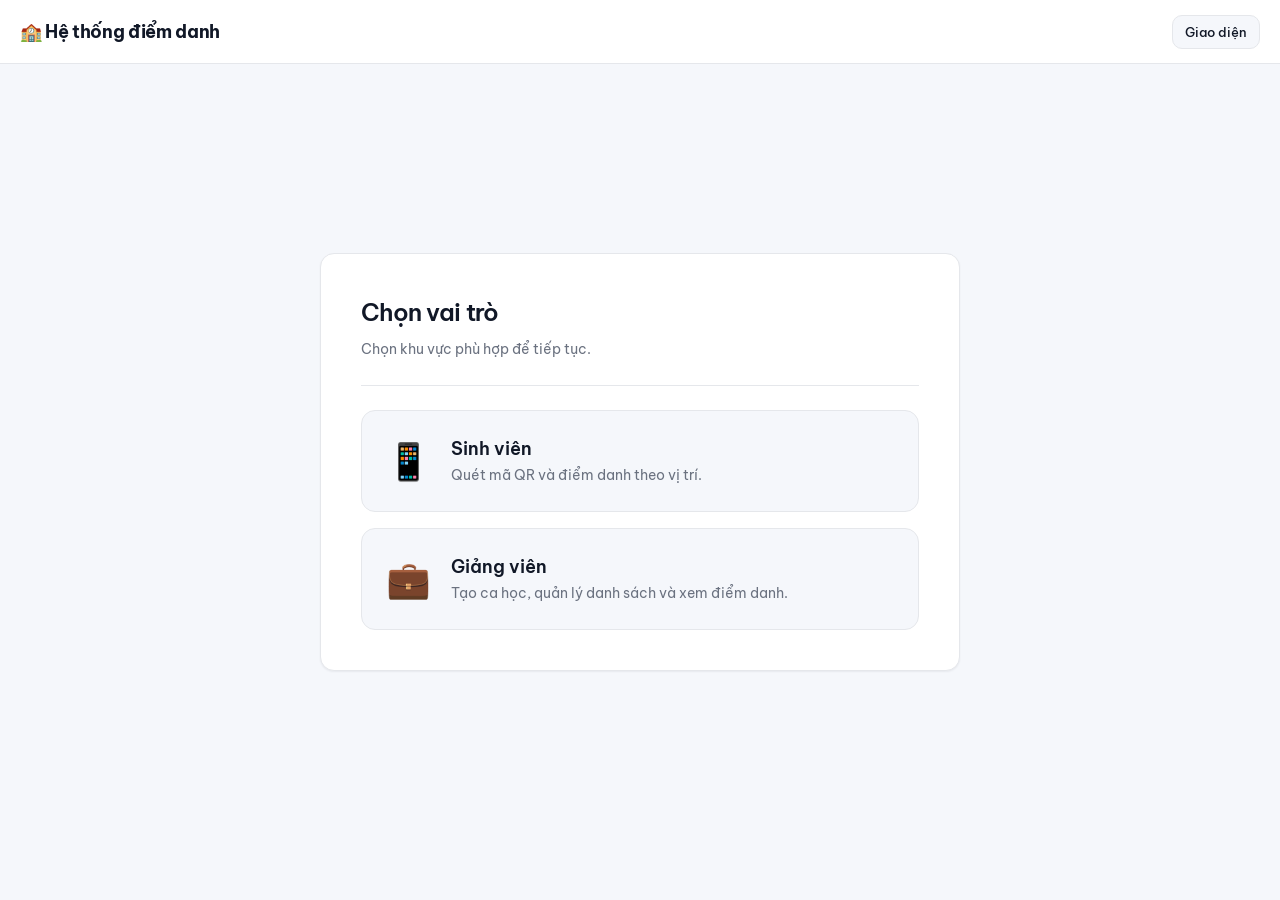
<file: index.html>
<!DOCTYPE html>
<html lang="vi">
<head>
    <meta charset="UTF-8">
    <meta name="viewport" content="width=device-width, initial-scale=1.0">
    <title>Hệ thống điểm danh</title>
    <link rel="preconnect" href="https://fonts.googleapis.com">
    <link rel="preconnect" href="https://fonts.gstatic.com" crossorigin>
    <link href="https://fonts.googleapis.com/css2?family=Be+Vietnam+Pro:wght@400;500;600;700&display=swap" rel="stylesheet">
    <link rel="stylesheet" href="css/style.css">
</head>
<body>
    <header class="app-navbar">
        <div class="navbar-brand">🏫 Hệ thống điểm danh</div>
        <button id="themeToggleBtn" class="btn btn-secondary btn-sm" aria-label="Đổi giao diện">Giao diện</button>
    </header>
    
    <main class="container centered-layout">
        <div class="card choice-matrix-card">
            <h2>Chọn vai trò</h2>
            <p class="text-muted">Chọn khu vực phù hợp để tiếp tục.</p>
            <hr>
            <div class="choice-grid">
                <a href="student.html" class="matrix-btn-card student-color">
                    <span class="icon">📱</span>
                    <div class="text-group">
                        <h3>Sinh viên</h3>
                        <p>Quét mã QR và điểm danh theo vị trí.</p>
                    </div>
                </a>
                <a href="teacher.html" class="matrix-btn-card teacher-color">
                    <span class="icon">💼</span>
                    <div class="text-group">
                        <h3>Giảng viên</h3>
                        <p>Tạo ca học, quản lý danh sách và xem điểm danh.</p>
                    </div>
                </a>
            </div>
        </div>
    </main>

    <div id="toastContainer" class="toast-container" aria-live="polite"></div>
    <script type="module" src="js/app.js"></script>
</body>
</html>
</file>
<file: css/style.css>
/* Custom CSS Variables for Theme Configuration */
:root {
    --primary: #1D4ED8;
    --primary-hover: #1E40AF;
    --success: #059669;
    --warning: #D97706;
    --danger: #DC2626;
    --bg-app: #F5F7FB;
    --bg-card: #FFFFFF;
    --text-main: #111827;
    --text-muted: #6B7280;
    --border-color: #E5E7EB;
    --shadow-subtle: 0 1px 2px rgba(15, 23, 42, 0.06);
    --font-stack: 'Be Vietnam Pro', -apple-system, BlinkMacSystemFont, sans-serif;
    --radius-card: 14px;
    --radius-control: 10px;
    --transition-smooth: all 0.2s ease-in-out;
}

@media (prefers-color-scheme: dark) {
    :root {
        --bg-app: #0F172A;
        --bg-card: #1E293B;
        --text-main: #F8FAFC;
        --text-muted: #94A3B8;
        --border-color: #334155;
        --shadow-subtle: 0 4px 6px -1px rgba(0, 0, 0, 0.5);
    }
}

.dark-theme-override {
    --bg-app: #0F172A;
    --bg-card: #1E293B;
    --text-main: #F8FAFC;
    --text-muted: #94A3B8;
    --border-color: #334155;
    --shadow-subtle: 0 4px 6px -1px rgba(0, 0, 0, 0.5);
}

.light-theme-override {
    --bg-app: #F8FAFC;
    --bg-card: #FFFFFF;
    --text-main: #0F172A;
    --text-muted: #64748B;
    --border-color: #E2E8F0;
    --shadow-subtle: 0 4px 6px -1px rgba(0, 0, 0, 0.05);
}

/* Reset and Layout Foundations */
* { box-sizing: border-box; margin: 0; padding: 0; }
body {
    font-family: var(--font-stack);
    background-color: var(--bg-app);
    color: var(--text-main);
    line-height: 1.55;
    transition: var(--transition-smooth);
    -webkit-font-smoothing: antialiased;
}

.container {
    width: 100%;
    max-width: 1280px;
    margin: 0 auto;
    padding: 2rem 1rem;
}

.mobile-container { max-width: 480px; padding: 1rem; }
.centered-layout {
    display: flex;
    justify-content: center;
    align-items: center;
    min-height: calc(100vh - 80px);
}

/* Typography Core Design Tokens */
h1 { font-size: 2.25rem; font-weight: 700; letter-spacing: -0.05em; }
h2 { font-size: 1.5rem; font-weight: 600; letter-spacing: -0.03em; margin-bottom: 0.5rem; }
h3 { font-size: 1.25rem; font-weight: 600; margin-bottom: 0.5rem; }
p { font-size: 1rem; }
.text-muted { color: var(--text-muted); font-size: 0.875rem; }
.text-success { color: var(--success); }
.text-center { text-align: center; }

/* Structural Component Cards Architecture */
.card {
    background-color: var(--bg-card);
    border: 1px solid var(--border-color);
    border-radius: var(--radius-card);
    padding: 1.5rem;
    box-shadow: var(--shadow-subtle);
    margin-bottom: 1.5rem;
}

/* Form Management Elements UI Blocks Design Layout Elements */
.form-group { margin-bottom: 1.25rem; }
.form-group-row {
    display: flex;
    gap: 1rem;
    margin-bottom: 1.25rem;
}
.form-field-element-block { flex: 1; min-width: 200px; }
label {
    display: block;
    font-size: 0.875rem;
    font-weight: 500;
    margin-bottom: 0.5rem;
    color: var(--text-main);
}
.form-control {
    width: 100%;
    padding: 0.75rem 1rem;
    font-size: 1rem;
    font-family: inherit;
    background-color: var(--bg-app);
    color: var(--text-main);
    border: 1px solid var(--border-color);
    border-radius: var(--radius-control);
    transition: var(--transition-smooth);
}
.form-control:focus {
    outline: none;
    border-color: var(--primary);
    box-shadow: 0 0 0 3px rgba(37, 99, 235, 0.15);
}

/* Universal Interface Buttons System Configuration Engine */
.btn {
    display: inline-flex;
    align-items: center;
    justify-content: center;
    font-family: inherit;
    font-size: 0.9375rem;
    font-weight: 500;
    padding: 0.75rem 1.25rem;
    border-radius: var(--radius-control);
    border: 1px solid transparent;
    cursor: pointer;
    transition: var(--transition-smooth);
    text-decoration: none;
}
.btn-primary { background-color: var(--primary); color: #FFFFFF; }
.btn-primary:hover { background-color: var(--primary-hover); }
.btn-secondary { background-color: var(--bg-app); color: var(--text-main); border-color: var(--border-color); }
.btn-secondary:hover { background-color: var(--border-color); }
.btn-success { background-color: var(--success); color: #FFFFFF; }
.btn-danger { background-color: var(--danger); color: #FFFFFF; }
.btn-lg { padding: 1rem 1.5rem; font-size: 1.0625rem; font-weight: 600; }
.btn-sm { padding: 0.5rem 0.75rem; font-size: 0.8125rem; }
.btn:disabled { opacity: 0.5; cursor: not-allowed; }
.w-100 { width: 100%; }
.mt-2 { margin-top: 0.5rem; }
.mt-3 { margin-top: 1rem; }
.mt-4 { margin-top: 1.5rem; }

/* Global Navigation Top Fixed Application Bar */
.app-navbar {
    display: flex;
    justify-content: space-between;
    align-items: center;
    padding: 0.875rem 1.25rem;
    background-color: var(--bg-card);
    border-bottom: 1px solid var(--border-color);
    min-height: 64px;
}
.navbar-brand { font-weight: 700; font-size: 1.125rem; letter-spacing: -0.02em; }
.navbar-actions-group { display: flex; gap: 0.75rem; }

/* Dashboard Architectural Grid Framework Systems */
.metrics-grid-row {
    display: grid;
    grid-template-columns: repeat(auto-fit, minmax(240px, 1fr));
    gap: 1rem;
    margin-bottom: 2rem;
}
.metric-counter-card {
    display: flex;
    flex-direction: column;
    justify-content: center;
}
.metric-title-header { font-size: 0.8125rem; font-weight: 500; color: var(--text-muted); text-transform: uppercase; letter-spacing: 0.05em; margin-bottom: 0.25rem; }
.metric-value-data-string { font-size: 2rem; font-weight: 700; color: var(--text-main); letter-spacing: -0.02em; }
.dashboard-operations-row-controls { display: flex; gap: 1rem; margin-bottom: 2rem; flex-wrap: wrap; }
.dashboard-operations-row-controls .btn { flex: 1; min-width: 280px; }

/* Interactive Modals Overlays Surfaces Layout Layer Matrices */
.modal-backdrop-overlay {
    position: fixed;
    top: 0; left: 0; right: 0; bottom: 0;
    background-color: rgba(15, 23, 42, 0.6);
    backdrop-filter: blur(4px);
    display: flex;
    justify-content: center;
    align-items: center;
    z-index: 1000;
    padding: 1rem;
}
.modal-surface-container-card {
    background-color: var(--bg-card);
    border: 1px solid var(--border-color);
    border-radius: var(--radius-card);
    width: 100%;
    max-width: 600px;
    padding: 1.5rem;
    box-shadow: 0 16px 40px rgba(15, 23, 42, 0.08);
    position: relative;
    max-height: 90vh;
    overflow-y: auto;
}
.modal-header-container { display: flex; justify-content: space-between; align-items: flex-start; margin-bottom: 1.5rem; }
.close-modal-dismissal-action-trigger-btn { background: none; border: none; font-size: 1.75rem; color: var(--text-muted); cursor: pointer; transition: var(--transition-smooth); }
.close-modal-dismissal-action-trigger-btn:hover { color: var(--text-main); }

/* Master Roster File Upload Dropzone Interactive Design Layout Objects Elements Box Area System Frame Work Controls */
.file-upload-dropzone-interactive-area-wrapper-card-surface-box-container { margin: 1.5rem 0; }
.dropzone-visual-label-facade-action-trigger-surface-button-box-card-wrapper-frame-element {
    display: flex;
    flex-direction: column;
    align-items: center;
    justify-content: center;
    border: 2px dashed var(--border-color);
    border-radius: var(--radius-card);
    padding: 3rem 1.5rem;
    cursor: pointer;
    background-color: var(--bg-app);
    transition: var(--transition-smooth);
    text-align: center;
}
.dropzone-visual-label-facade-action-trigger-surface-button-box-card-wrapper-frame-element:hover { border-color: var(--primary); background-color: rgba(37, 99, 235, 0.02); }
.dropzone-icon-glyph-vector-symbol { font-size: 2.5rem; margin-bottom: 1rem; }
.hidden-native-file-picker-element-node-input { display: none; }
.preview-data-summary-box-card { background-color: rgba(16, 185, 129, 0.05); border: 1px solid var(--success); padding: 1rem; border-radius: var(--radius-control); }
.summary-stat-row-line { display: flex; justify-content: space-between; font-size: 0.9375rem; margin-top: 0.25rem; }

/* Real-Time Spreadsheet Data Representation Matrices Tables Interfacing Framework Layout Core Module Box Surface Area Frame System Controls Elements */
.table-header-toolbar { display: flex; justify-content: space-between; align-items: center; margin-bottom: 1.25rem; flex-wrap: wrap; gap: 1rem; }
.table-responsive-overflow-container-wrapper-box { width: 100%; overflow-x: auto; border-radius: var(--radius-control); border: 1px solid var(--border-color); }
.data-table-element { width: 100%; border-collapse: collapse; text-align: left; font-size: 0.9375rem; }
.data-table-element th { background-color: var(--bg-app); padding: 1rem; font-weight: 600; color: var(--text-main); border-bottom: 1px solid var(--border-color); }
.data-table-element td { padding: 1rem; border-bottom: 1px solid var(--border-color); color: var(--text-main); white-space: nowrap; }
.data-table-element tr:last-child td { border-bottom: none; }
.live-activity-pulse-dot-indicator-badge { display: inline-flex; align-items: center; gap: 0.5rem; font-size: 0.8125rem; font-weight: 500; color: var(--primary); background-color: rgba(37, 99, 235, 0.08); padding: 0.25rem 0.75rem; border-radius: 50px; }

/* Fullscreen Broadcast Modality Presentation Engine Panel Surface Grid Layer Matrix Framework Elements Component Box Structure */
.broadcast-mode-fullscreen-surface-panel-wrapper-box-container-card-layout-window { padding: 0; background-color: var(--bg-app); }
.broadcast-workspace-grid-layout-container-wrapper-box-card-surface-frame { width: 100vw; height: 100vh; display: flex; flex-direction: column; padding: 2rem; }
.broadcast-header-toolbar { display: flex; justify-content: space-between; align-items: center; border-bottom: 2px solid var(--border-color); padding-bottom: 1.5rem; margin-bottom: 2rem; }
.session-badge-subtitle-info-string-label { font-size: 1.25rem; color: var(--text-muted); margin-top: 0.25rem; }
.broadcast-core-display-workspace-body-flex-row-container-wrapper-box { display: flex; flex: 1; gap: 2rem; min-height: 0; }
.qr-code-presentation-viewport-centered-card-surface-box-wrapper-frame {
    flex: 1.3;
    background-color: #FFFFFF;
    border: 1px solid var(--border-color);
    border-radius: var(--radius-card);
    display: flex;
    flex-direction: column;
    justify-content: center;
    align-items: center;
    padding: 2rem;
    box-shadow: var(--shadow-subtle);
}
.qr-graphics-canvas-container-node { margin-bottom: 1.5rem; padding: 1rem; background: #FFFFFF; border-radius: var(--radius-control); }
.qr-graphics-canvas-container-node img { max-width: 100%; height: auto; display: block; margin: 0 auto; }
.countdown-timer-numeric-display-string-badge-clock-wrapper { font-size: 3rem; font-weight: 700; color: var(--danger); font-variant-numeric: tabular-nums; background-color: rgba(239, 68, 68, 0.05); padding: 0.5rem 2rem; border-radius: var(--radius-control); border: 1px solid rgba(239, 68, 68, 0.2); }
.live-activity-stream-sidebar-panel-card-surface-wrapper-box { flex: 0.9; display: flex; flex-direction: column; gap: 1.5rem; min-height: 0; }
.sidebar-counter-card { background-color: var(--primary); color: #FFFFFF; border-radius: var(--radius-card); padding: 1.5rem; display: flex; flex-direction: column; align-items: center; justify-content: center; box-shadow: var(--shadow-subtle); }
.sidebar-counter-label { font-size: 1rem; opacity: 0.9; text-transform: uppercase; font-weight: 500; letter-spacing: 0.05em; }
.sidebar-counter-value-string { font-size: 4rem; font-weight: 800; line-height: 1; margin-top: 0.25rem; }
.sidebar-activity-log-scroller-box-container-wrapper-frame-element { flex: 1; background-color: var(--bg-card); border: 1px solid var(--border-color); border-radius: var(--radius-card); padding: 1.5rem; display: flex; flex-direction: column; min-height: 0; box-shadow: var(--shadow-subtle); }
.sidebar-activity-log-scroller-box-container-wrapper-frame-element h4 { font-size: 1.125rem; font-weight: 600; border-bottom: 1px solid var(--border-color); padding-bottom: 0.75rem; margin-bottom: 1rem; }
.ticker-stream-unordered-list-element-wrapper-box { list-style: none; overflow-y: auto; flex: 1; display: flex; flex-direction: column; gap: 0.75rem; padding-right: 0.25rem; }
.ticker-stream-unordered-list-element-wrapper-box li { padding: 0.75rem 1rem; background-color: var(--bg-app); border: 1px solid var(--border-color); border-radius: var(--radius-control); display: flex; justify-content: space-between; font-weight: 500; animation: slideInEntranceNode 0.2s cubic-bezier(0.16, 1, 0.3, 1); }
.ticker-stream-unordered-list-element-wrapper-box li span.timestamp { color: var(--success); font-size: 0.875rem; }

/* Student Processing Flow Multistep UI Mechanics Switch Matrix Controllers Styles Structural Blocks Definitions Layout Core Components Structure */
.flow-step-card { display: none; }
.flow-step-card.current-step { display: block; animation: fadeInStepTransition 0.3s ease-out; }
.hidden { display: none !important; }
.camera-stream-wrapper { width: 100%; aspect-ratio: 1/1; background-color: #000000; border-radius: var(--radius-card); overflow: hidden; margin: 1.5rem 0; box-shadow: var(--shadow-subtle); border: 1px solid var(--border-color); }
.session-display-banner { margin: 1rem 0; background-color: rgba(37, 99, 235, 0.08); border-left: 4px solid var(--primary); padding: 1rem; border-radius: 0 var(--radius-control) var(--radius-control) 0; font-weight: 600; color: var(--primary); }
.auth-action-box { display: flex; justify-content: center; padding: 2.5rem 1rem; margin: 1.5rem 0; background-color: var(--bg-app); border-radius: var(--radius-card); border: 1px solid var(--border-color); }
.telemetry-status-display { display: flex; flex-direction: column; gap: 0.75rem; background-color: var(--bg-app); padding: 1.25rem; border-radius: var(--radius-card); border: 1px solid var(--border-color); margin: 1.5rem 0; }
.telemetry-row { display: flex; justify-content: space-between; align-items: center; font-size: 0.9375rem; }
.badge { display: inline-flex; padding: 0.25rem 0.5rem; font-size: 0.75rem; font-weight: 600; border-radius: 4px; text-transform: uppercase; letter-spacing: 0.02em; }
.badge-warning { background-color: rgba(245, 158, 11, 0.15); color: var(--warning); }
.badge-success { background-color: rgba(16, 185, 129, 0.15); color: var(--success); }
.badge-danger { background-color: rgba(239, 108, 108, 0.15); color: var(--danger); }
.long-press-btn { height: 60px; text-transform: uppercase; font-size: 1.125rem; letter-spacing: 0.02em; }
.transactional-success-layout { text-align: center; padding: 3rem 2rem; }
.success-checkmark-vector-animation { font-size: 4rem; line-height: 1; margin-bottom: 1.5rem; display: inline-block; animation: scalePopInCheckmark 0.4s cubic-bezier(0.175, 0.885, 0.32, 1.275); }
.success-subheading { margin-bottom: 2rem; }
.receipt-card-layout-box { background-color: var(--bg-app); border: 1px solid var(--border-color); border-radius: var(--radius-card); padding: 1.25rem; display: flex; flex-direction: column; gap: 0.75rem; text-align: left; }
.receipt-line { display: flex; justify-content: space-between; font-size: 0.9375rem; border-bottom: 1px dashed var(--border-color); padding-bottom: 0.5rem; }
.receipt-line:last-child { border-bottom: none; padding-bottom: 0; }

/* Notification Layer System Component Design Architecture Engine Logic Structure Array Layout Frame System Controls Elements Matrix Box */
.toast-container { position: fixed; z-index: 2000; display: flex; flex-direction: column; gap: 0.5rem; pointer-events: none; }
@media (min-width: 769px) { .toast-container { top: 24px; right: 24px; width: 360px; } }
@media (max-width: 768px) { .toast-container { bottom: 16px; left: 16px; right: 16px; width: calc(100% - 32px); } }
.toast-message-card {
    padding: 1rem 1.25rem;
    border-radius: var(--radius-control);
    background-color: var(--bg-card);
    color: var(--text-main);
    box-shadow: 0 10px 15px -3px rgba(0,0,0,0.1), 0 4px 6px -2px rgba(0,0,0,0.05);
    border-left: 4px solid transparent;
    font-size: 0.9375rem;
    font-weight: 500;
    pointer-events: auto;
    display: flex;
    justify-content: space-between;
    align-items: center;
    animation: toastEntranceFrame 0.25s cubic-bezier(0.16, 1, 0.3, 1);
}
.toast-message-card.toast-success { border-left-color: var(--success); }
.toast-message-card.toast-warning { border-left-color: var(--warning); }
.toast-message-card.toast-error { border-left-color: var(--danger); }
.toast-dismiss-trigger-btn { background: none; border: none; font-size: 1.25rem; cursor: pointer; color: var(--text-muted); line-height: 1; margin-left: 1rem; }

/* Gateway Matrix Selection Button Interface Panels Component Structure Mapping List Items Row Card Surface Box Container Frame Controls */
.choice-matrix-card { width: 100%; max-width: 640px; padding: 2.5rem; }
.choice-matrix-card hr { border: none; border-top: 1px solid var(--border-color); margin: 1.5rem 0; }
.choice-grid { display: flex; flex-direction: column; gap: 1rem; }
.matrix-btn-card {
    display: flex;
    align-items: center;
    gap: 1.25rem;
    padding: 1.5rem;
    border: 1px solid var(--border-color);
    border-radius: var(--radius-card);
    text-decoration: none;
    color: var(--text-main);
    background-color: var(--bg-app);
    transition: var(--transition-smooth);
}
.matrix-btn-card:hover { transform: translateY(-1px); box-shadow: var(--shadow-subtle); border-color: var(--primary); }
.matrix-btn-card .icon { font-size: 2.25rem; line-height: 1; }
.matrix-btn-card .text-group h3 { margin-bottom: 0.15rem; font-size: 1.125rem; }
.matrix-btn-card .text-group p { font-size: 0.875rem; color: var(--text-muted); }
.matrix-btn-card.student-color:hover { border-color: var(--success); }
.matrix-btn-card.teacher-color:hover { border-color: var(--primary); }
.fallback-input-field { border-top: 1px dashed var(--border-color); padding-top: 1.25rem; margin-top: 0.5rem; }

/* Structural CSS Keyframes Transformation Pipeline Architecture Elements Definitions System Logic Mechanics Layout Box Node Grid Matrix */
@keyframes toastEntranceFrame { from { transform: translateY(1rem); opacity: 0; } to { transform: translateY(0); opacity: 1; } }
@keyframes fadeInStepTransition { from { opacity: 0; transform: scale(0.99); } to { opacity: 1; transform: scale(1); } }
@keyframes slideInEntranceNode { from { transform: translateX(100%); opacity: 0; } to { transform: translateX(0); opacity: 1; } }
@keyframes scalePopInCheckmark { from { transform: scale(0); } to { transform: scale(1); } }
</file>
